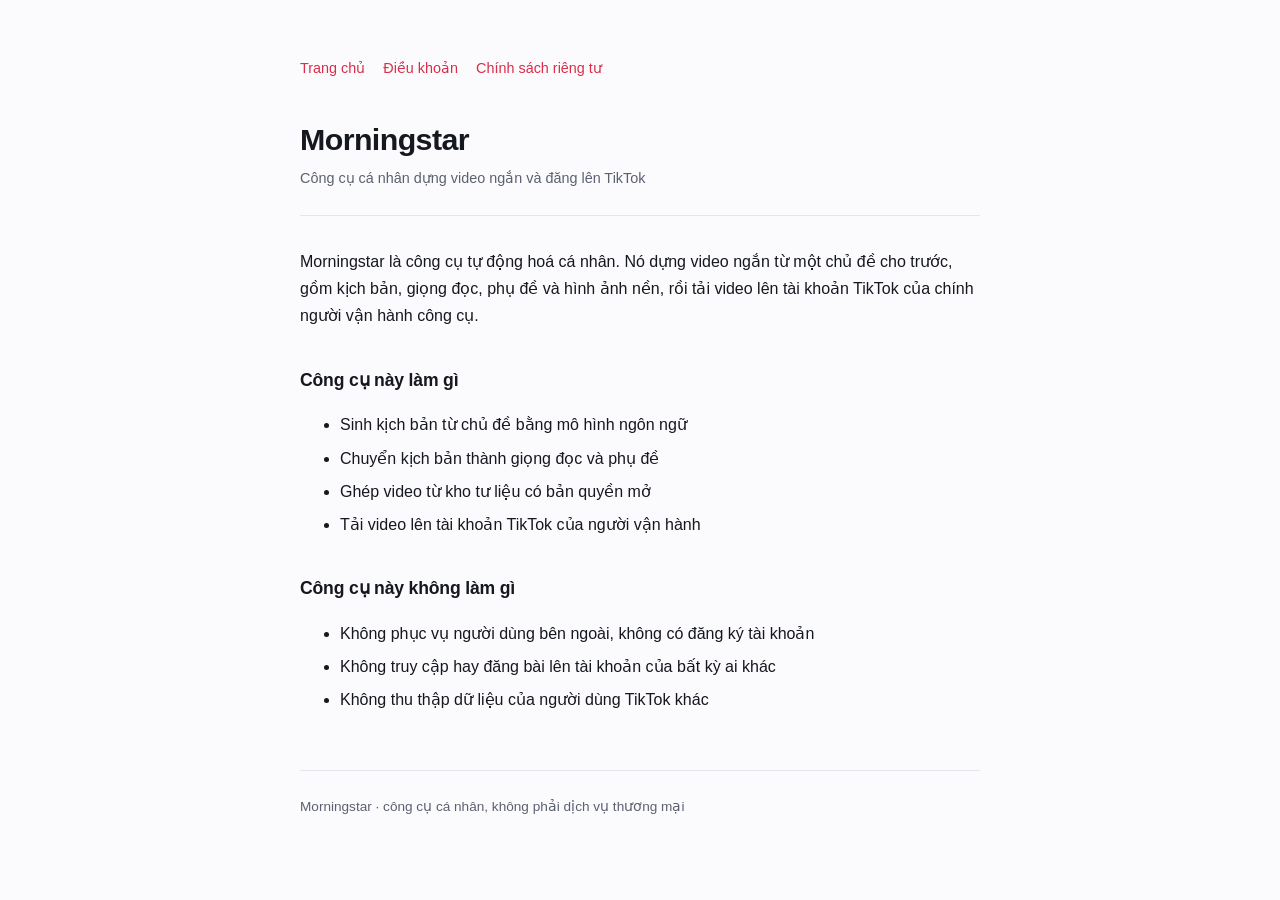
<file: index.html>
<!doctype html>
<html lang="vi">
<head>
<meta charset="utf-8">
<meta name="viewport" content="width=device-width,initial-scale=1">
<title>Morningstar</title>
<link rel="stylesheet" href="style.css">
</head>
<body>
<div class="wrap">
  <nav><a href="./">Trang chủ</a><a href="terms.html">Điều khoản</a><a href="privacy.html">Chính sách riêng tư</a></nav>
  <h1>Morningstar</h1>
  <p class="meta">Công cụ cá nhân dựng video ngắn và đăng lên TikTok</p>

  <p>Morningstar là công cụ tự động hoá cá nhân. Nó dựng video ngắn từ một chủ đề
  cho trước, gồm kịch bản, giọng đọc, phụ đề và hình ảnh nền, rồi tải video lên
  tài khoản TikTok của chính người vận hành công cụ.</p>

  <h2>Công cụ này làm gì</h2>
  <ul>
    <li>Sinh kịch bản từ chủ đề bằng mô hình ngôn ngữ</li>
    <li>Chuyển kịch bản thành giọng đọc và phụ đề</li>
    <li>Ghép video từ kho tư liệu có bản quyền mở</li>
    <li>Tải video lên tài khoản TikTok của người vận hành</li>
  </ul>

  <h2>Công cụ này không làm gì</h2>
  <ul>
    <li>Không phục vụ người dùng bên ngoài, không có đăng ký tài khoản</li>
    <li>Không truy cập hay đăng bài lên tài khoản của bất kỳ ai khác</li>
    <li>Không thu thập dữ liệu của người dùng TikTok khác</li>
  </ul>

  <footer>Morningstar &middot; công cụ cá nhân, không phải dịch vụ thương mại</footer>
</div>
</body>
</html>
</file>
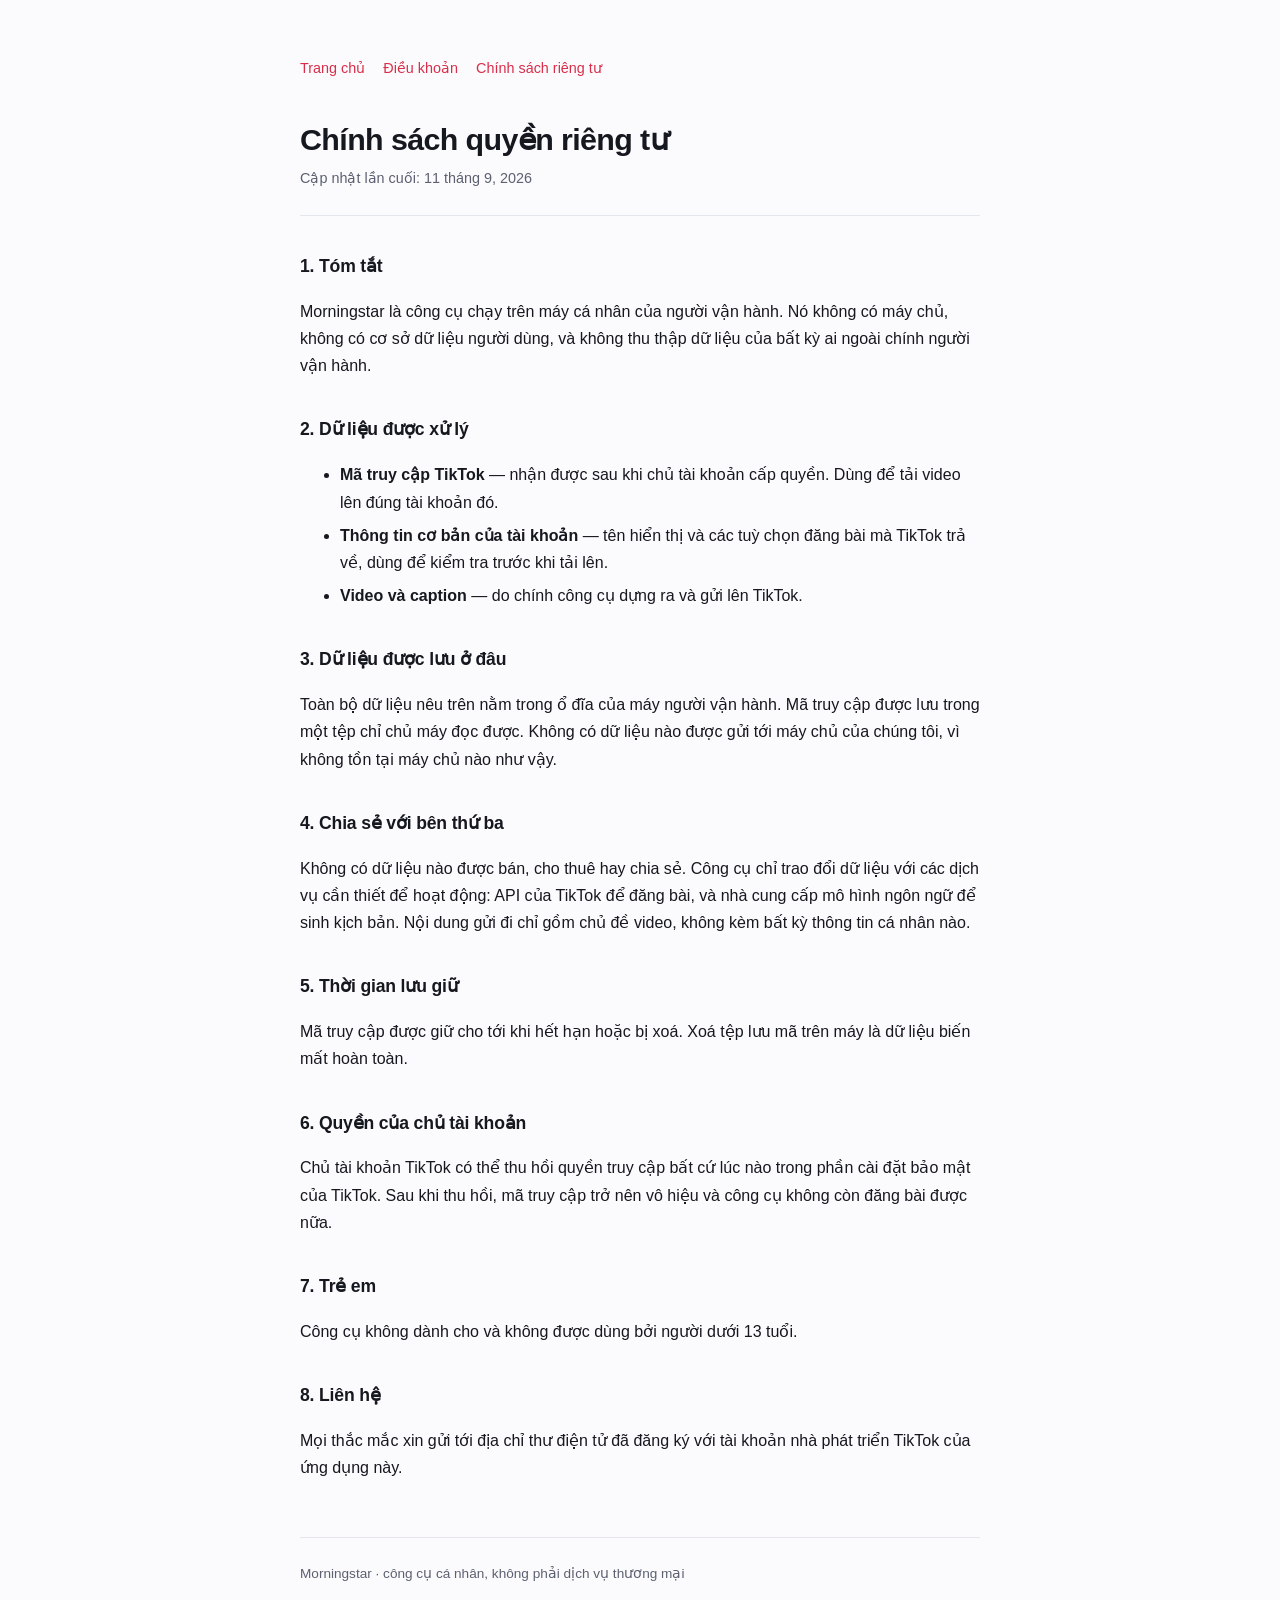
<file: privacy.html>
<!doctype html>
<html lang="vi">
<head>
<meta charset="utf-8">
<meta name="viewport" content="width=device-width,initial-scale=1">
<title>Chính sách quyền riêng tư — Morningstar</title>
<link rel="stylesheet" href="style.css">
</head>
<body>
<div class="wrap">
  <nav><a href="./">Trang chủ</a><a href="terms.html">Điều khoản</a><a href="privacy.html">Chính sách riêng tư</a></nav>
  <h1>Chính sách quyền riêng tư</h1>
  <p class="meta">Cập nhật lần cuối: 11 tháng 9, 2026</p>

  <h2>1. Tóm tắt</h2>
  <p>Morningstar là công cụ chạy trên máy cá nhân của người vận hành. Nó không
  có máy chủ, không có cơ sở dữ liệu người dùng, và không thu thập dữ liệu của
  bất kỳ ai ngoài chính người vận hành.</p>

  <h2>2. Dữ liệu được xử lý</h2>
  <ul>
    <li><strong>Mã truy cập TikTok</strong> — nhận được sau khi chủ tài khoản cấp
    quyền. Dùng để tải video lên đúng tài khoản đó.</li>
    <li><strong>Thông tin cơ bản của tài khoản</strong> — tên hiển thị và các
    tuỳ chọn đăng bài mà TikTok trả về, dùng để kiểm tra trước khi tải lên.</li>
    <li><strong>Video và caption</strong> — do chính công cụ dựng ra và gửi lên
    TikTok.</li>
  </ul>

  <h2>3. Dữ liệu được lưu ở đâu</h2>
  <p>Toàn bộ dữ liệu nêu trên nằm trong ổ đĩa của máy người vận hành. Mã truy cập
  được lưu trong một tệp chỉ chủ máy đọc được. Không có dữ liệu nào được gửi
  tới máy chủ của chúng tôi, vì không tồn tại máy chủ nào như vậy.</p>

  <h2>4. Chia sẻ với bên thứ ba</h2>
  <p>Không có dữ liệu nào được bán, cho thuê hay chia sẻ. Công cụ chỉ trao đổi
  dữ liệu với các dịch vụ cần thiết để hoạt động: API của TikTok để đăng bài, và
  nhà cung cấp mô hình ngôn ngữ để sinh kịch bản. Nội dung gửi đi chỉ gồm chủ đề
  video, không kèm bất kỳ thông tin cá nhân nào.</p>

  <h2>5. Thời gian lưu giữ</h2>
  <p>Mã truy cập được giữ cho tới khi hết hạn hoặc bị xoá. Xoá tệp lưu mã trên
  máy là dữ liệu biến mất hoàn toàn.</p>

  <h2>6. Quyền của chủ tài khoản</h2>
  <p>Chủ tài khoản TikTok có thể thu hồi quyền truy cập bất cứ lúc nào trong
  phần cài đặt bảo mật của TikTok. Sau khi thu hồi, mã truy cập trở nên vô hiệu
  và công cụ không còn đăng bài được nữa.</p>

  <h2>7. Trẻ em</h2>
  <p>Công cụ không dành cho và không được dùng bởi người dưới 13 tuổi.</p>

  <h2>8. Liên hệ</h2>
  <p>Mọi thắc mắc xin gửi tới địa chỉ thư điện tử đã đăng ký với tài khoản nhà
  phát triển TikTok của ứng dụng này.</p>

  <footer>Morningstar &middot; công cụ cá nhân, không phải dịch vụ thương mại</footer>
</div>
</body>
</html>
</file>
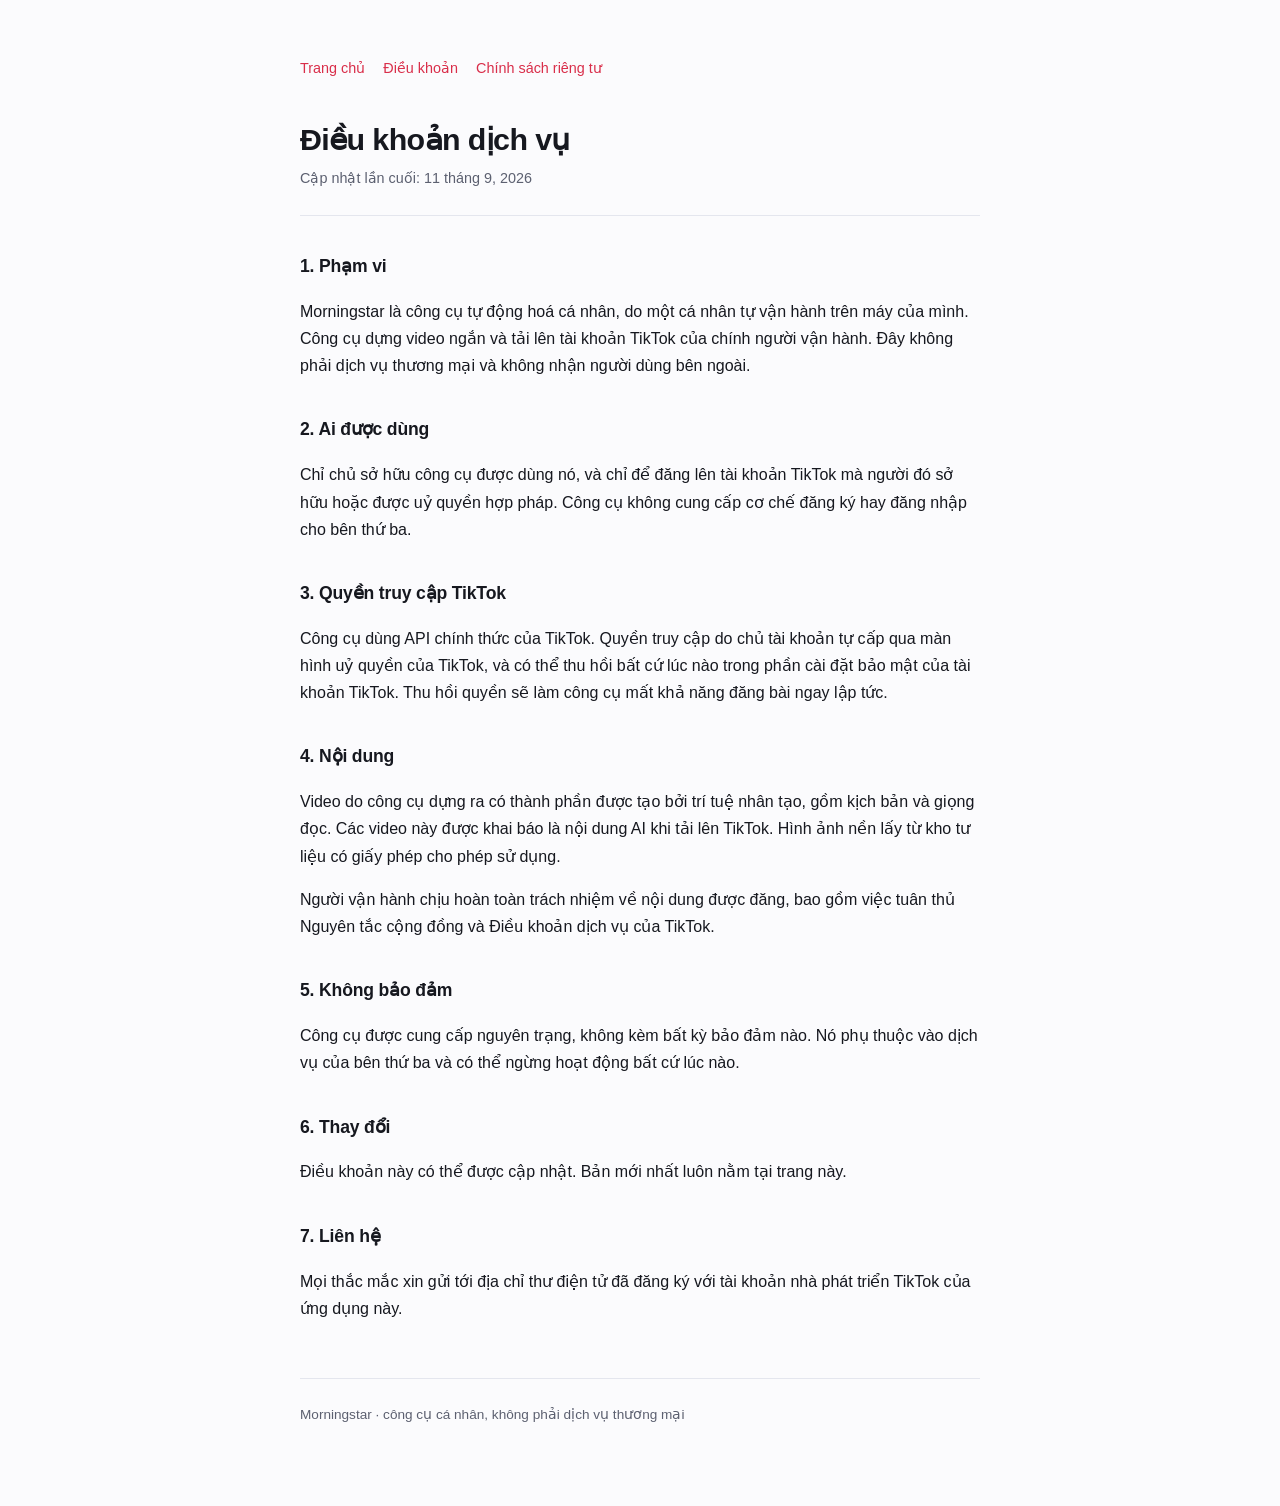
<file: terms.html>
<!doctype html>
<html lang="vi">
<head>
<meta charset="utf-8">
<meta name="viewport" content="width=device-width,initial-scale=1">
<title>Điều khoản dịch vụ — Morningstar</title>
<link rel="stylesheet" href="style.css">
</head>
<body>
<div class="wrap">
  <nav><a href="./">Trang chủ</a><a href="terms.html">Điều khoản</a><a href="privacy.html">Chính sách riêng tư</a></nav>
  <h1>Điều khoản dịch vụ</h1>
  <p class="meta">Cập nhật lần cuối: 11 tháng 9, 2026</p>

  <h2>1. Phạm vi</h2>
  <p>Morningstar là công cụ tự động hoá cá nhân, do một cá nhân tự vận hành trên
  máy của mình. Công cụ dựng video ngắn và tải lên tài khoản TikTok của chính
  người vận hành. Đây không phải dịch vụ thương mại và không nhận người dùng
  bên ngoài.</p>

  <h2>2. Ai được dùng</h2>
  <p>Chỉ chủ sở hữu công cụ được dùng nó, và chỉ để đăng lên tài khoản TikTok mà
  người đó sở hữu hoặc được uỷ quyền hợp pháp. Công cụ không cung cấp cơ chế
  đăng ký hay đăng nhập cho bên thứ ba.</p>

  <h2>3. Quyền truy cập TikTok</h2>
  <p>Công cụ dùng API chính thức của TikTok. Quyền truy cập do chủ tài khoản tự
  cấp qua màn hình uỷ quyền của TikTok, và có thể thu hồi bất cứ lúc nào trong
  phần cài đặt bảo mật của tài khoản TikTok. Thu hồi quyền sẽ làm công cụ mất
  khả năng đăng bài ngay lập tức.</p>

  <h2>4. Nội dung</h2>
  <p>Video do công cụ dựng ra có thành phần được tạo bởi trí tuệ nhân tạo, gồm
  kịch bản và giọng đọc. Các video này được khai báo là nội dung AI khi tải lên
  TikTok. Hình ảnh nền lấy từ kho tư liệu có giấy phép cho phép sử dụng.</p>
  <p>Người vận hành chịu hoàn toàn trách nhiệm về nội dung được đăng, bao gồm
  việc tuân thủ Nguyên tắc cộng đồng và Điều khoản dịch vụ của TikTok.</p>

  <h2>5. Không bảo đảm</h2>
  <p>Công cụ được cung cấp nguyên trạng, không kèm bất kỳ bảo đảm nào. Nó phụ
  thuộc vào dịch vụ của bên thứ ba và có thể ngừng hoạt động bất cứ lúc nào.</p>

  <h2>6. Thay đổi</h2>
  <p>Điều khoản này có thể được cập nhật. Bản mới nhất luôn nằm tại trang này.</p>

  <h2>7. Liên hệ</h2>
  <p>Mọi thắc mắc xin gửi tới địa chỉ thư điện tử đã đăng ký với tài khoản nhà
  phát triển TikTok của ứng dụng này.</p>

  <footer>Morningstar &middot; công cụ cá nhân, không phải dịch vụ thương mại</footer>
</div>
</body>
</html>
</file>
<file: style.css>
:root { --fg:#16181f; --muted:#5c6070; --bg:#fbfbfd; --line:#e4e6ee; --accent:#d92e4a; }
@media (prefers-color-scheme: dark) {
  :root { --fg:#e9eaf0; --muted:#9ea3b5; --bg:#14151a; --line:#2a2c36; --accent:#ff5573; }
}
* { box-sizing:border-box; }
body { margin:0; background:var(--bg); color:var(--fg);
  font:16px/1.7 -apple-system,BlinkMacSystemFont,"Segoe UI",Roboto,sans-serif; }
.wrap { max-width:720px; margin:0 auto; padding:56px 20px 80px; }
h1 { font-size:1.9rem; line-height:1.25; margin:0 0 8px; letter-spacing:-.02em; }
h2 { font-size:1.1rem; margin:36px 0 10px; letter-spacing:-.01em; }
.meta { color:var(--muted); font-size:.9rem; margin:0 0 32px;
  padding-bottom:24px; border-bottom:1px solid var(--line); }
p, li { color:var(--fg); }
li { margin-bottom:6px; }
a { color:var(--accent); }
nav { margin-bottom:40px; font-size:.9rem; }
nav a { margin-right:18px; text-decoration:none; }
nav a:hover { text-decoration:underline; }
footer { margin-top:56px; padding-top:24px; border-top:1px solid var(--line);
  color:var(--muted); font-size:.85rem; }
</file>
